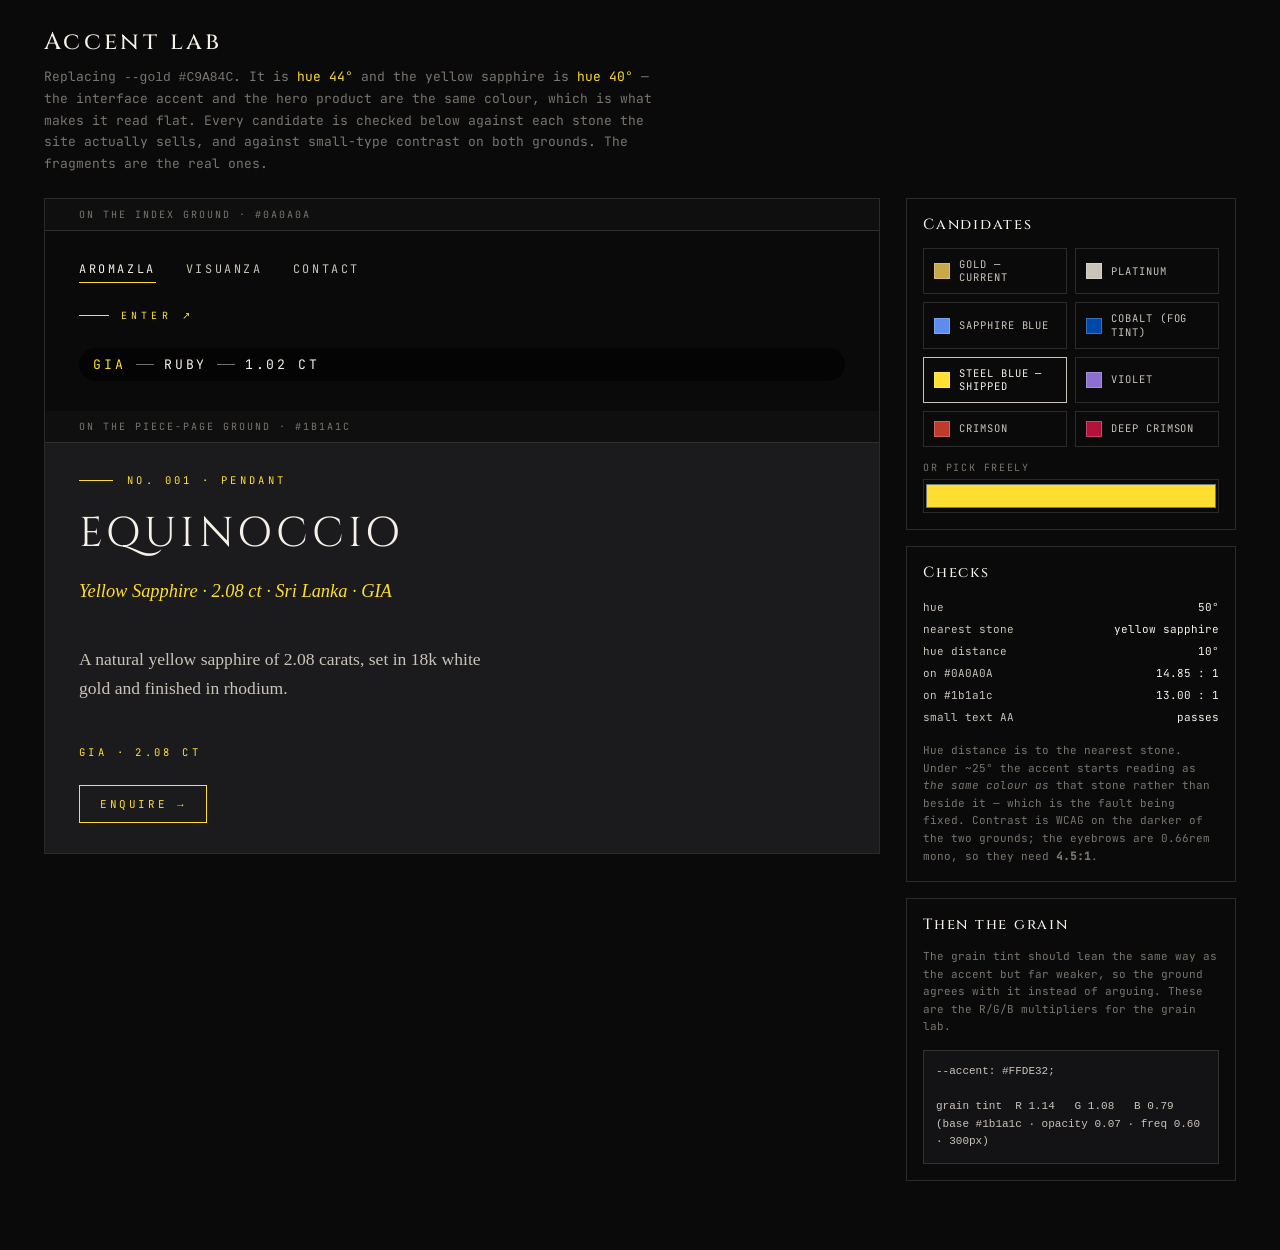
<file: accent-lab.html>
<!doctype html>
<html lang="en">
<head>
<meta charset="utf-8">
<meta name="viewport" content="width=device-width, initial-scale=1">
<meta name="robots" content="noindex, nofollow">
<title>Accent lab — Aromazla</title>
<!--
  EXPERIMENTAL. Unlinked, noindex. Nothing depends on it.

  Deciding the accent that replaces --gold (#C9A84C), and with it the grain tint.
  The fragments below are the REAL uses, copied out of the live pages — eyebrow,
  ENTER cue, piece sub-line, certificate mark, nav underline, stone chip. Judging
  an accent on a swatch is how you end up with a colour that only works as a
  square; these are the shapes it actually has to hold.

  The measurement that started this: --gold is hue 44 deg and the yellow sapphire
  is hue 40 deg. The interface accent and the hero product are the same colour,
  so the stone has nothing to be distinct against. Any candidate is checked here
  against every stone the site sells.
-->
  <link rel="stylesheet" href="assets/fonts.css" />
<style>
  :root{
    --ink:#0A0A0A; --plate:#1b1a1c;
    --bone:#F5F0E8; --bone-soft:#C9C3B8; --bone-faint:#7A756D;
    --line:rgba(245,240,232,.14);
    --accent:#FFDE32;
    --f-mono:'JetBrains Mono',monospace; --f-display:'Cinzel',Georgia,serif;
    --f-serif:'Cormorant Garamond',Georgia,serif;
  }
  *{box-sizing:border-box}
  body{margin:0;background:var(--ink);color:var(--bone-soft);font-family:var(--f-mono);font-size:13px}
  header{padding:26px clamp(20px,4vw,44px) 0}
  h1{font-family:var(--f-display);font-weight:500;font-size:1.5rem;letter-spacing:.14em;color:var(--bone);margin:0 0 8px}
  header p{margin:0;color:var(--bone-faint);max-width:76ch;line-height:1.65}
  b.hl{color:var(--accent);font-weight:400}

  .wrap{display:grid;grid-template-columns:1fr 330px;gap:26px;padding:24px clamp(20px,4vw,44px) 70px;align-items:start}
  @media (max-width:960px){.wrap{grid-template-columns:1fr}}

  .stage{border:1px solid var(--line);padding:0;overflow:hidden}
  .ground{padding:30px 34px;display:flex;flex-direction:column;gap:26px}
  .ground.on-plate{background:var(--plate)}
  .gl{font-size:10px;letter-spacing:.2em;text-transform:uppercase;color:var(--bone-faint);
      padding:9px 34px;border-bottom:1px solid var(--line);background:rgba(255,255,255,.02)}

  /* ── the real fragments ───────────────────────────────────────────────── */
  .eyebrow{display:flex;align-items:center;gap:14px;font-size:.66rem;letter-spacing:.32em;
           text-transform:uppercase;color:var(--accent)}
  .eyebrow::before{content:'';width:34px;height:1px;background:var(--accent)}
  .ptitle{font-family:var(--f-display);font-size:2.6rem;letter-spacing:.1em;color:var(--bone);line-height:1}
  .psub{font-family:var(--f-serif);font-style:italic;font-size:1.15rem;color:var(--accent)}
  .plede{font-family:var(--f-serif);font-size:1.1rem;line-height:1.6;color:var(--bone-soft);max-width:46ch}
  .enter{display:inline-flex;align-items:center;gap:12px;font-size:.62rem;letter-spacing:.42em;
         text-transform:uppercase;color:var(--accent)}
  .enter::before{content:'';width:30px;height:1px;background:var(--accent)}
  .cert{font-size:.66rem;letter-spacing:.32em;text-transform:uppercase;color:var(--accent)}
  .chip{display:inline-flex;align-items:center;gap:10px;padding:8px 14px;border-radius:9999px;
        background:rgba(0,0,0,.62);font-size:.82rem;letter-spacing:.2em;text-transform:uppercase;color:var(--bone)}
  .chip i{font-style:normal;color:var(--accent);letter-spacing:.24em}
  .chip s{width:18px;height:1px;background:rgba(245,240,232,.45);text-decoration:none}
  .nav{display:flex;gap:30px;font-size:.74rem;letter-spacing:.22em;text-transform:uppercase}
  .nav a{color:var(--bone-soft);text-decoration:none;padding-bottom:5px;border-bottom:1px solid transparent}
  .nav a.on{color:var(--bone);border-bottom-color:var(--accent)}
  .btn{display:inline-flex;align-items:center;gap:10px;padding:11px 20px;border:1px solid var(--accent);
       color:var(--accent);font-size:.68rem;letter-spacing:.24em;text-transform:uppercase;width:max-content}

  /* ── controls ─────────────────────────────────────────────────────────── */
  .panel{border:1px solid var(--line);padding:16px;display:flex;flex-direction:column;gap:14px}
  .panel h2{font-family:var(--f-display);font-size:.92rem;letter-spacing:.12em;color:var(--bone);margin:0;font-weight:500}
  .sw{display:grid;grid-template-columns:repeat(2,1fr);gap:8px}
  .sw button{display:flex;align-items:center;gap:9px;padding:9px 10px;background:transparent;cursor:pointer;
             border:1px solid var(--line);color:var(--bone-soft);font:10.5px/1.25 var(--f-mono);
             letter-spacing:.09em;text-transform:uppercase;text-align:left}
  .sw button:hover,.sw button[aria-pressed=true]{border-color:var(--bone-soft);color:var(--bone)}
  .sw span{width:16px;height:16px;flex:none;border:1px solid rgba(255,255,255,.22)}
  label{display:flex;flex-direction:column;gap:5px;font-size:10px;letter-spacing:.16em;
        text-transform:uppercase;color:var(--bone-faint)}
  input[type=color]{width:100%;height:34px;padding:0;border:1px solid var(--line);background:transparent}
  table{border-collapse:collapse;width:100%;font-size:11px}
  td{padding:4px 0;vertical-align:top}
  td:last-child{text-align:right;color:var(--bone)}
  .ok{color:#7BD88F}.warn{color:#E8C36A}.bad{color:#E8796A}
  pre{margin:0;padding:12px;border:1px solid var(--line);background:#131215;font-size:11px;
      line-height:1.6;white-space:pre-wrap;color:var(--bone-soft)}
</style>
</head>
<body>

<header>
  <h1>Accent lab</h1>
  <p>Replacing <code>--gold #C9A84C</code>. It is <b class="hl">hue 44°</b> and the yellow sapphire is
     <b class="hl">hue 40°</b> — the interface accent and the hero product are the same colour, which is
     what makes it read flat. Every candidate is checked below against each stone the site actually
     sells, and against small-type contrast on both grounds. The fragments are the real ones.</p>
</header>

<div class="wrap">
  <div class="stage">
    <div class="gl">On the index ground · #0A0A0A</div>
    <div class="ground">
      <nav class="nav"><a class="on" href="#">Aromazla</a><a href="#">Visuanza</a><a href="#">Contact</a></nav>
      <span class="enter">Enter ↗</span>
      <span class="chip"><i>GIA</i><s></s>Ruby<s></s>1.02 ct</span>
    </div>
    <div class="gl">On the piece-page ground · #1b1a1c</div>
    <div class="ground on-plate">
      <span class="eyebrow">No. 001 · Pendant</span>
      <div class="ptitle">EQUINOCCIO</div>
      <div class="psub">Yellow Sapphire · 2.08 ct · Sri Lanka · GIA</div>
      <p class="plede">A natural yellow sapphire of 2.08 carats, set in 18k white gold and finished in rhodium.</p>
      <span class="cert">GIA · 2.08 ct</span>
      <span class="btn">Enquire →</span>
    </div>
  </div>

  <div style="display:flex;flex-direction:column;gap:16px">
    <div class="panel">
      <h2>Candidates</h2>
      <div class="sw" id="sw"></div>
      <label>Or pick freely<input type="color" id="pick" value="#FFDE32"></label>
    </div>
    <div class="panel">
      <h2>Checks</h2>
      <table id="checks"></table>
      <p style="margin:0;color:var(--bone-faint);line-height:1.6;font-size:11px">
        Hue distance is to the nearest stone. Under ~25° the accent starts reading as
        <em>the same colour as</em> that stone rather than beside it — which is the fault being
        fixed. Contrast is WCAG on the darker of the two grounds; the eyebrows are 0.66rem mono,
        so they need <b>4.5:1</b>.</p>
    </div>
    <div class="panel">
      <h2>Then the grain</h2>
      <p style="margin:0;color:var(--bone-faint);line-height:1.6;font-size:11px">
        The grain tint should lean the same way as the accent but far weaker, so the ground agrees
        with it instead of arguing. These are the R/G/B multipliers for the grain lab.</p>
      <pre id="grain"></pre>
    </div>
  </div>
</div>

<script>
const $=(i)=>document.getElementById(i);
// hue of each stone, measured from the site's own photographs. Aquamarine needed
// the skin excluded — 86% of that photo's chromatic pixels are the hand holding it.
const STONES=[['yellow sapphire',40],['ruby',333],['aquamarine',182]];
const CAND=[
  ['gold — current','#C9A84C'],['platinum','#C9C3B8'],
  ['sapphire blue','#5B8DEF'],['cobalt (fog tint)','#0047AB'],
  ['steel blue — SHIPPED','#FFDE32'],['violet','#8B6FD1'],
  ['crimson','#C0392B'],['deep crimson','#B3123B'],
];

const hex2rgb=h=>[1,3,5].map(i=>parseInt(h.slice(i,i+2),16)/255);
function hue(h){const [r,g,b]=hex2rgb(h),mx=Math.max(r,g,b),mn=Math.min(r,g,b),d=mx-mn;
  if(!d) return null;
  let x = mx===r ? ((g-b)/d)%6 : mx===g ? (b-r)/d+2 : (r-g)/d+4;
  return (x*60+360)%360;}
function sat(h){const [r,g,b]=hex2rgb(h),mx=Math.max(r,g,b),mn=Math.min(r,g,b);return mx?(mx-mn)/mx:0;}
function lum(h){return hex2rgb(h).map(x=>x<=.04045?x/12.92:((x+.055)/1.055)**2.4)
  .reduce((a,c,i)=>a+c*[.2126,.7152,.0722][i],0);}
function ratio(a,b){const [x,y]=[lum(a),lum(b)].sort((p,q)=>q-p);return (x+.05)/(y+.05);}

function apply(hex){
  document.documentElement.style.setProperty('--accent',hex);
  $('pick').value=hex;
  [...$('sw').children].forEach(b=>b.setAttribute('aria-pressed', b.dataset.hex.toLowerCase()===hex.toLowerCase()));

  const h=hue(hex), s=sat(hex);
  const c1=ratio(hex,'#0A0A0A'), c2=ratio(hex,'#1b1a1c'), c=Math.min(c1,c2);
  let near='—', dist='n/a';
  if(h!==null && s>0.12){
    let best=null;
    for(const [n,sh] of STONES){ let d=Math.abs(h-sh); d=Math.min(d,360-d); if(!best||d<best[1]) best=[n,d]; }
    near=best[0]; dist=best[1].toFixed(0)+'°';
  } else { near='none — achromatic'; dist='—'; }

  const cls=v=>v>=4.5?'ok':v>=3?'warn':'bad';
  const dnum = (h!==null&&s>0.12) ? parseFloat(dist) : 999;
  $('checks').innerHTML=`
    <tr><td>hue</td><td>${h===null||s<=0.12?'achromatic':h.toFixed(0)+'°'}</td></tr>
    <tr><td>nearest stone</td><td>${near}</td></tr>
    <tr><td>hue distance</td><td class="${dnum>=45?'ok':dnum>=25?'warn':'bad'}">${dist}</td></tr>
    <tr><td>on #0A0A0A</td><td class="${cls(c1)}">${c1.toFixed(2)} : 1</td></tr>
    <tr><td>on #1b1a1c</td><td class="${cls(c2)}">${c2.toFixed(2)} : 1</td></tr>
    <tr><td>small text AA</td><td class="${cls(c)}">${c>=4.5?'passes':c>=3?'large text only':'fails'}</td></tr>`;

  // grain tint: same lean as the accent, pulled most of the way back to neutral
  const [r,g,b]=hex2rgb(hex), mean=(r+g+b)/3 || 1, k=0.30;
  const m=v=>(1+((v/mean)-1)*k).toFixed(2);
  $('grain').textContent =
`--accent: ${hex.toUpperCase()};

grain tint  R ${m(r)}   G ${m(g)}   B ${m(b)}
(base #1b1a1c · opacity 0.07 · freq 0.60 · 300px)`;
}

CAND.forEach(([n,h])=>{
  const b=document.createElement('button');
  b.type='button'; b.dataset.hex=h;
  b.innerHTML=`<span style="background:${h}"></span>${n}`;
  b.addEventListener('click',()=>apply(h));
  $('sw').appendChild(b);
});
$('pick').addEventListener('input',e=>apply(e.target.value));
apply('#FFDE32');   // the shipped accent — keep in step with --accent in the pages
</script>
</body>
</html>
</file>
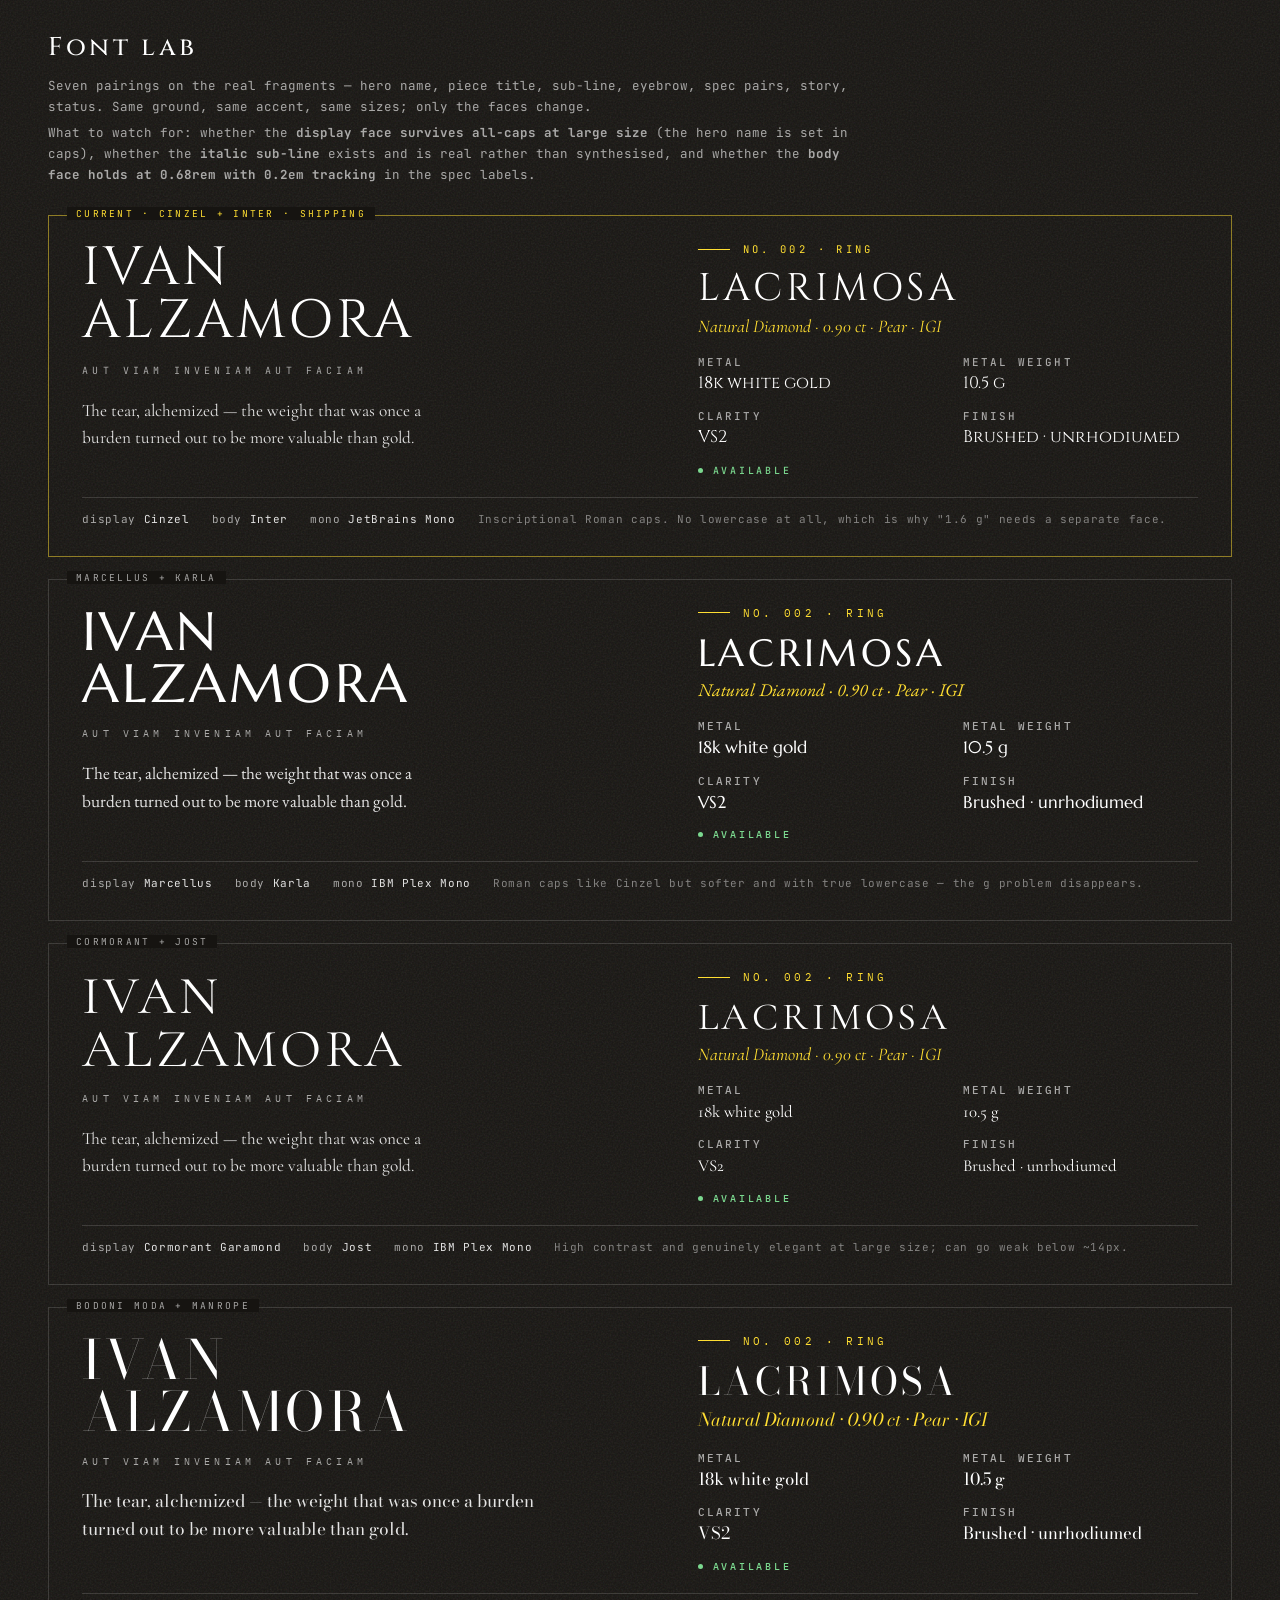
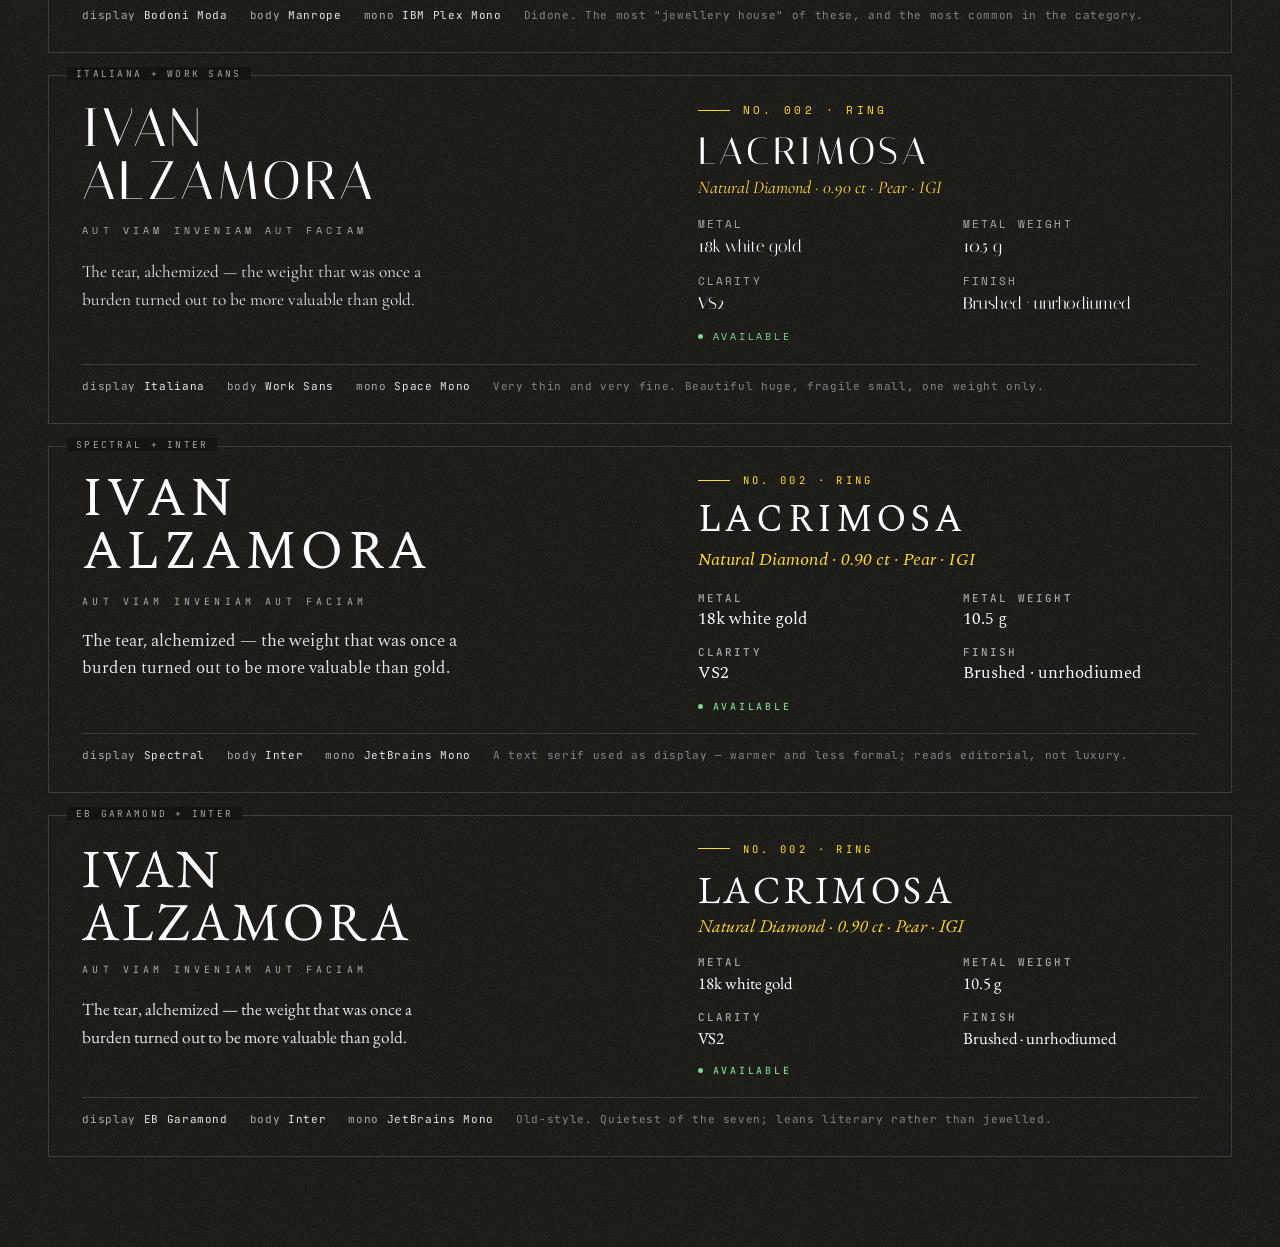
<file: font-lab.html>
<!doctype html>
<html lang="en">
<head>
<meta charset="utf-8">
<meta name="viewport" content="width=device-width, initial-scale=1">
<meta name="robots" content="noindex, nofollow">
<title>Font lab — ivan.es</title>
<!--
  EXPERIMENTAL. Unlinked, noindex. Nothing depends on it.

  ⚠ THIS PAGE LOADS FROM GOOGLE FONTS ON PURPOSE, and it is the only page that
  does. The site itself is now fully self-hosted with zero third-party requests;
  downloading eight more families just to audition them would undo that for no
  reason. Whatever gets chosen here gets self-hosted before it ships.

  The specimens are the REAL fragments — the hero name, a piece title, an
  eyebrow, a spec label/value pair, a story line, a mono cue. A pairing that
  looks good on "The quick brown fox" tells you nothing about how CINZEL's
  all-caps behave next to a 0.62rem letter-spaced label, which is the actual
  job here.
-->
<link rel="preconnect" href="https://fonts.googleapis.com">
<link rel="preconnect" href="https://fonts.gstatic.com" crossorigin>
<link href="https://fonts.googleapis.com/css2?family=Cinzel:wght@400;500&family=Marcellus&family=Cormorant+Garamond:ital,wght@0,300;0,400;0,500;1,400&family=Bodoni+Moda:ital,wght@0,400;0,500;1,400&family=Italiana&family=Spectral:ital,wght@0,300;0,400;0,500;1,400&family=EB+Garamond:ital,wght@0,400;0,500;1,400&family=Inter:wght@300;400;500;600&family=Manrope:wght@300;400;500;600&family=Karla:wght@300;400;500&family=Jost:wght@300;400;500&family=Work+Sans:wght@300;400;500&family=JetBrains+Mono:wght@300;400;500&family=IBM+Plex+Mono:wght@300;400;500&family=Space+Mono:wght@400;700&display=swap" rel="stylesheet">
<style>
  :root{
    --plate:#161411; --bone:#FFFFFF; --soft:rgba(255,255,255,.88);
    --faint:rgba(255,255,255,.62); --line:rgba(255,255,255,.14);
    --accent:#FFDE32; --ok:#7BD88F;
    --grain:url("data:image/svg+xml,%3Csvg viewBox='0 0 280 280' xmlns='http://www.w3.org/2000/svg'%3E%3Cfilter id='n'%3E%3CfeTurbulence type='fractalNoise' baseFrequency='0.85' numOctaves='2' stitchTiles='stitch'/%3E%3C/filter%3E%3Crect width='100%25' height='100%25' filter='url(%23n)' opacity='0.10'/%3E%3C/svg%3E");
  }
  *{box-sizing:border-box}
  body{margin:0;background-color:var(--plate);background-image:var(--grain);
       background-blend-mode:screen;background-size:406px 406px;background-repeat:repeat;
       color:var(--soft);font-family:'JetBrains Mono',monospace}
  header{padding:30px clamp(20px,4vw,48px) 0;max-width:90ch}
  h1{font-family:'Cinzel',serif;font-weight:500;font-size:1.6rem;letter-spacing:.14em;color:var(--bone);margin:0 0 10px}
  header p{margin:0 0 4px;color:var(--faint);line-height:1.7;font-size:12.5px}

  .grid{padding:26px clamp(20px,4vw,48px) 90px;display:flex;flex-direction:column;gap:22px}
  .card{border:1px solid var(--line);padding:26px clamp(20px,2.6vw,34px) 30px;position:relative}
  .card.is-current{border-color:rgba(255, 222, 50, .5)}
  .tag{position:absolute;top:-9px;left:18px;background:var(--plate);padding:0 9px;
       font-size:9.5px;letter-spacing:.24em;text-transform:uppercase;color:var(--faint)}
  .card.is-current .tag{color:var(--accent)}
  .stack{display:grid;grid-template-columns:1.15fr 1fr;gap:26px 40px;align-items:start}
  @media (max-width:900px){.stack{grid-template-columns:1fr}}

  .nm{line-height:.98;color:var(--bone);margin:0 0 16px}
  .ttl{line-height:1;color:var(--bone);margin:0 0 6px}
  .sub{color:var(--accent);margin:0 0 16px}
  .story{margin:0;max-width:44ch}
  .eyeb{display:flex;align-items:center;gap:13px;font-size:.66rem;letter-spacing:.32em;
        text-transform:uppercase;color:var(--accent);margin-bottom:14px}
  .eyeb::before{content:'';width:32px;height:1px;background:currentColor}
  dl{display:grid;grid-template-columns:1fr 1fr;gap:14px 30px;margin:18px 0 0}
  dt{font-family:'JetBrains Mono',monospace;font-size:.68rem;font-weight:500;letter-spacing:.2em;
     text-transform:uppercase;color:var(--faint);margin-bottom:3px}
  dd{margin:0;line-height:1.4;color:var(--bone)}
  .cue{margin-top:16px;font-size:.62rem;letter-spacing:.42em;text-transform:uppercase;color:var(--faint)}
  .stat{margin-top:14px;display:flex;align-items:center;gap:10px;font-size:.62rem;font-weight:500;
        letter-spacing:.28em;text-transform:uppercase;color:var(--ok)}
  .stat::before{content:'';width:5px;height:5px;border-radius:50%;background:currentColor}
  .names{margin-top:20px;padding-top:14px;border-top:1px solid var(--line);
         font-size:11px;color:var(--faint);letter-spacing:.06em;display:flex;gap:22px;flex-wrap:wrap}
  .names b{color:var(--soft);font-weight:400}
</style>
</head>
<body>

<header>
  <h1>Font lab</h1>
  <p>Seven pairings on the real fragments — hero name, piece title, sub-line, eyebrow, spec pairs,
     story, status. Same ground, same accent, same sizes; only the faces change.</p>
  <p>What to watch for: whether the <b>display face survives all-caps at large size</b> (the hero name
     is set in caps), whether the <b>italic sub-line</b> exists and is real rather than synthesised,
     and whether the <b>body face holds at 0.68rem with 0.2em tracking</b> in the spec labels.</p>
</header>

<div class="grid" id="grid"></div>

<script>
const PAIRS = [
  { tag:'Current · Cinzel + Inter', display:"'Cinzel',serif", body:"'Inter',sans-serif",
    mono:"'JetBrains Mono',monospace", serif:"'Cormorant Garamond',serif", current:true,
    note:'Inscriptional Roman caps. No lowercase at all, which is why "1.6 g" needs a separate face.' },
  { tag:'Marcellus + Karla', display:"'Marcellus',serif", body:"'Karla',sans-serif",
    mono:"'IBM Plex Mono',monospace", serif:"'EB Garamond',serif",
    note:'Roman caps like Cinzel but softer and with true lowercase — the g problem disappears.' },
  { tag:'Cormorant + Jost', display:"'Cormorant Garamond',serif", body:"'Jost',sans-serif",
    mono:"'IBM Plex Mono',monospace", serif:"'Cormorant Garamond',serif",
    note:'High contrast and genuinely elegant at large size; can go weak below ~14px.' },
  { tag:'Bodoni Moda + Manrope', display:"'Bodoni Moda',serif", body:"'Manrope',sans-serif",
    mono:"'IBM Plex Mono',monospace", serif:"'Bodoni Moda',serif",
    note:'Didone. The most "jewellery house" of these, and the most common in the category.' },
  { tag:'Italiana + Work Sans', display:"'Italiana',serif", body:"'Work Sans',sans-serif",
    mono:"'Space Mono',monospace", serif:"'Cormorant Garamond',serif",
    note:'Very thin and very fine. Beautiful huge, fragile small, one weight only.' },
  { tag:'Spectral + Inter', display:"'Spectral',serif", body:"'Inter',sans-serif",
    mono:"'JetBrains Mono',monospace", serif:"'Spectral',serif",
    note:'A text serif used as display — warmer and less formal; reads editorial, not luxury.' },
  { tag:'EB Garamond + Inter', display:"'EB Garamond',serif", body:"'Inter',sans-serif",
    mono:"'JetBrains Mono',monospace", serif:"'EB Garamond',serif",
    note:'Old-style. Quietest of the seven; leans literary rather than jewelled.' },
];

document.getElementById('grid').innerHTML = PAIRS.map(p => `
  <div class="card${p.current?' is-current':''}">
    <span class="tag">${p.tag}${p.current?' · shipping':''}</span>
    <div class="stack">
      <div>
        <div class="nm" style="font-family:${p.display};font-size:clamp(2.1rem,4.2vw,3.4rem);letter-spacing:.06em">IVAN<br>ALZAMORA</div>
        <div class="cue" style="font-family:${p.mono}">aut viam inveniam aut faciam</div>
        <div class="story" style="font-family:${p.serif};font-size:1.08rem;line-height:1.6;margin-top:20px">
          The tear, alchemized — the weight that was once a burden turned out to be more valuable than gold.
        </div>
      </div>
      <div>
        <div class="eyeb" style="font-family:${p.mono}">No. 002 · Ring</div>
        <div class="ttl" style="font-family:${p.display};font-size:clamp(1.7rem,3vw,2.5rem);letter-spacing:.1em">LACRIMOSA</div>
        <div class="sub" style="font-family:${p.serif};font-style:italic;font-size:1.12rem">Natural Diamond · 0.90 ct · Pear · IGI</div>
        <dl>
          <div><dt style="font-family:${p.mono}">Metal</dt><dd style="font-family:${p.display};font-size:1.05rem">18k white gold</dd></div>
          <div><dt style="font-family:${p.mono}">Metal weight</dt><dd style="font-family:${p.display};font-size:1.05rem">10.5 g</dd></div>
          <div><dt style="font-family:${p.mono}">Clarity</dt><dd style="font-family:${p.display};font-size:1.05rem">VS2</dd></div>
          <div><dt style="font-family:${p.mono}">Finish</dt><dd style="font-family:${p.display};font-size:1.05rem">Brushed · unrhodiumed</dd></div>
        </dl>
        <div class="stat" style="font-family:${p.mono}">Available</div>
      </div>
    </div>
    <div class="names">
      <span>display <b>${p.display.replace(/'/g,'').split(',')[0]}</b></span>
      <span>body <b>${p.body.replace(/'/g,'').split(',')[0]}</b></span>
      <span>mono <b>${p.mono.replace(/'/g,'').split(',')[0]}</b></span>
      <span style="flex:1 1 340px;color:rgba(255,255,255,.45)">${p.note}</span>
    </div>
  </div>`).join('');
</script>
</body>
</html>
</file>
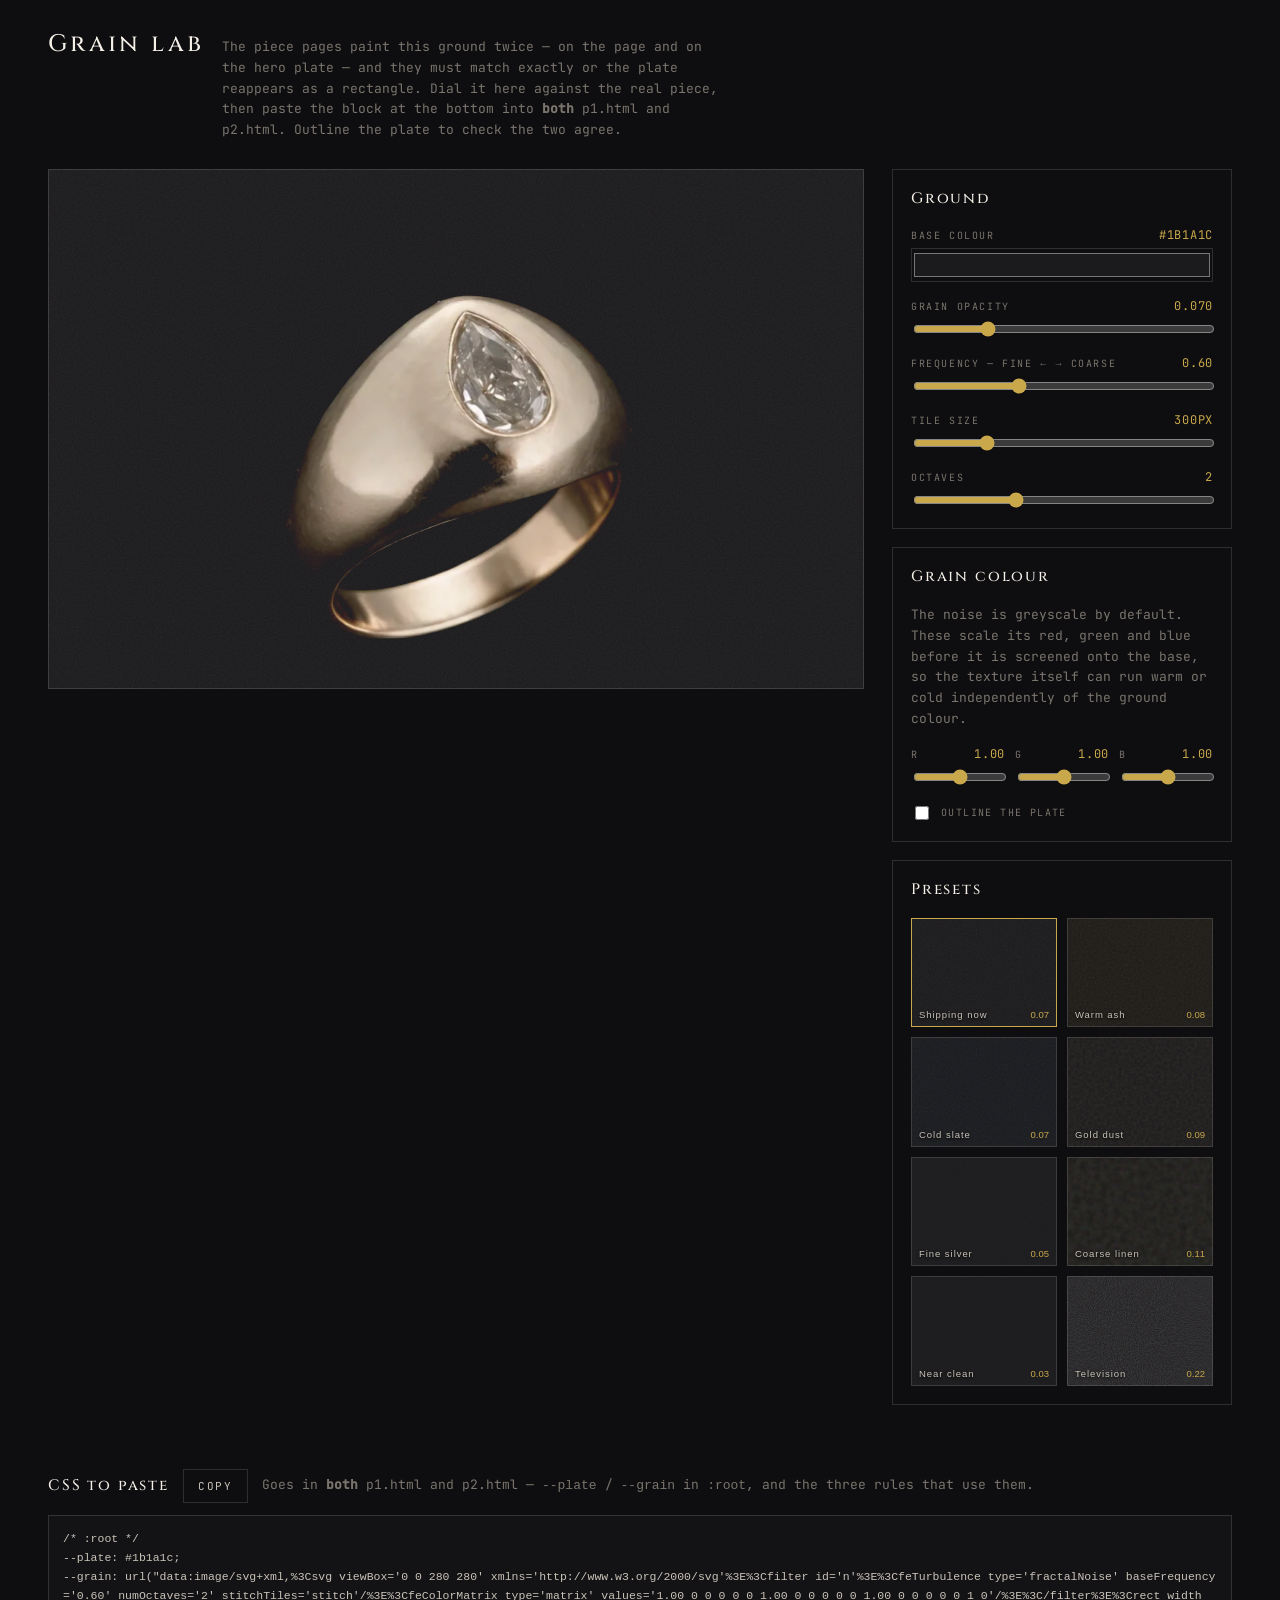
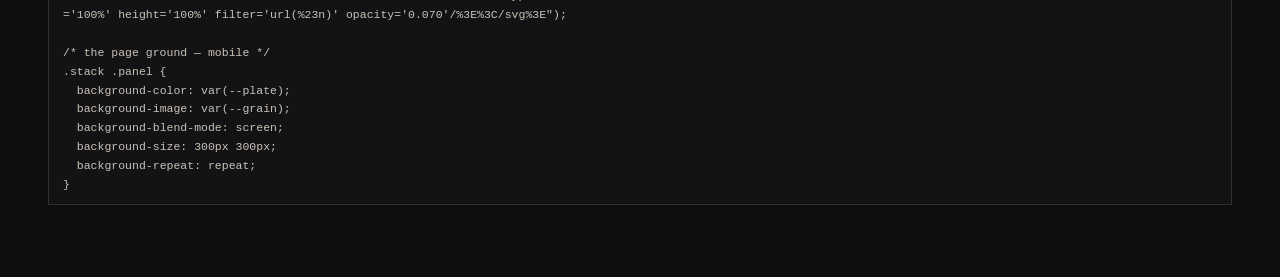
<file: grain-lab.html>
<!doctype html>
<html lang="en">
<head>
<meta charset="utf-8">
<meta name="viewport" content="width=device-width, initial-scale=1">
<meta name="robots" content="noindex, nofollow">
<title>Grain lab — Aromazla</title>
<!--
  EXPERIMENTAL. Not linked from anywhere and marked noindex; delete it or keep
  it, nothing depends on it.

  What it is for: the piece pages paint their ground twice — once on the page and
  once on the hero plate — and the two must be IDENTICAL or the plate's edge
  reappears. So the ground is one recipe with a few numbers, and this page is
  where those numbers get chosen against the actual piece rather than in the
  abstract. Whatever you settle on, the "CSS to paste" box at the bottom is the
  literal block to drop into p1.html and p2.html — both of them, same values.

  The ring is a still, and it is the black-matte poster frame, not a cutout:
  `mix-blend-mode: lighten` drops the matte against whatever ground is behind it.
  That is the same mechanism the real pages use, which is the point — if the
  piece looks right here it will look right there.
-->
  <link rel="stylesheet" href="assets/fonts.css" />
<style>
  :root{
    --bone:#F5F0E8; --bone-soft:#C9C3B8; --bone-faint:#7A756D;
    --gold:#C9A84C; --line:rgba(245,240,232,.14);
    --f-mono:'JetBrains Mono',monospace; --f-display:'Cinzel',Georgia,serif;
  }
  *{box-sizing:border-box}
  body{margin:0;background:#0E0D0F;color:var(--bone-soft);font-family:var(--f-mono);font-size:13px}
  header{padding:28px clamp(20px,4vw,48px) 0;display:flex;align-items:baseline;gap:18px;flex-wrap:wrap}
  h1{font-family:var(--f-display);font-weight:500;font-size:1.5rem;letter-spacing:.14em;color:var(--bone);margin:0}
  header p{margin:0;color:var(--bone-faint);max-width:62ch;line-height:1.6}

  .wrap{display:grid;grid-template-columns:1fr 340px;gap:28px;padding:28px clamp(20px,4vw,48px) 64px;align-items:start}
  @media (max-width:900px){ .wrap{grid-template-columns:1fr} }

  /* THE STAGE — page ground and plate ground, side by side and touching, so any
     mismatch between them shows as a seam. That is the whole test. */
  .stage{position:relative;min-height:520px;display:grid;place-items:center;
         border:1px solid var(--line);overflow:hidden}
  .plate{position:absolute;inset:18% 26%;display:grid;place-items:center}
  .plate.outlined{outline:1px dashed rgba(201,168,76,.55);outline-offset:0}
  .piece{width:100%;height:100%;object-fit:contain;mix-blend-mode:lighten;pointer-events:none}

  .panel{border:1px solid var(--line);padding:18px;display:flex;flex-direction:column;gap:16px}
  .panel h2{font-family:var(--f-display);font-size:.95rem;letter-spacing:.12em;color:var(--bone);margin:0 0 2px;font-weight:500}
  label{display:flex;flex-direction:column;gap:5px}
  .lab{display:flex;justify-content:space-between;align-items:baseline;color:var(--bone-faint);
       text-transform:uppercase;letter-spacing:.16em;font-size:10px}
  .lab b{color:var(--gold);font-weight:400;letter-spacing:.06em;font-size:12px}
  input[type=range]{width:100%;accent-color:var(--gold);background:transparent}
  input[type=color]{width:100%;height:34px;padding:0;border:1px solid var(--line);background:transparent}
  .row{display:grid;grid-template-columns:1fr 1fr 1fr;gap:10px}

  .presets{display:grid;grid-template-columns:repeat(auto-fill,minmax(132px,1fr));gap:10px}
  .sw{aspect-ratio:4/3;border:1px solid var(--line);position:relative;cursor:pointer;padding:0;
      display:block;transition:border-color .25s}
  .sw:hover,.sw[aria-pressed=true]{border-color:var(--gold)}
  .sw span{position:absolute;left:7px;bottom:6px;font-size:9.5px;letter-spacing:.1em;
           color:var(--bone-soft);text-shadow:0 1px 3px #000}
  .sw i{position:absolute;right:7px;bottom:6px;font-style:normal;font-size:9.5px;color:var(--gold)}

  pre{margin:0;padding:14px;border:1px solid var(--line);background:#131215;color:var(--bone-soft);
      font-size:11.5px;line-height:1.65;white-space:pre-wrap;word-break:break-all;max-height:290px;overflow:auto}
  .hint{color:var(--bone-faint);line-height:1.6}
  button.copy{font-family:var(--f-mono);font-size:11px;letter-spacing:.16em;text-transform:uppercase;
    background:transparent;border:1px solid var(--line);color:var(--bone-soft);padding:9px 14px;cursor:pointer}
  button.copy:hover{border-color:var(--gold);color:var(--gold)}
  /* the generic `label` rule above is flex-direction: column — reset it, or the
     checkbox stacks on top of its own text */
  .toggle{display:flex;flex-direction:row;gap:9px;align-items:center;color:var(--bone-faint);
          text-transform:uppercase;letter-spacing:.14em;font-size:10px;cursor:pointer}
  .toggle input{width:14px;height:14px;accent-color:var(--gold);flex:none}
</style>
</head>
<body>

<header>
  <h1>Grain lab</h1>
  <p>The piece pages paint this ground twice — on the page and on the hero plate — and they must match
     exactly or the plate reappears as a rectangle. Dial it here against the real piece, then paste the
     block at the bottom into <b>both</b> p1.html and p2.html. Outline the plate to check the two agree.</p>
</header>

<div class="wrap">
  <div class="stage" id="stage">
    <div class="plate" id="plate">
      <img class="piece" id="piece" src="assets/p2/lacrimosa-hero-poster.webp" alt="">
    </div>
  </div>

  <div style="display:flex;flex-direction:column;gap:18px">
    <div class="panel">
      <h2>Ground</h2>
      <label><span class="lab">Base colour <b id="vBase">#1b1a1c</b></span>
        <input type="color" id="base" value="#1b1a1c"></label>
      <label><span class="lab">Grain opacity <b id="vOp">0.07</b></span>
        <input type="range" id="op" min="0" max="0.30" step="0.005" value="0.07"></label>
      <label><span class="lab">Frequency — fine ← → coarse <b id="vFreq">0.60</b></span>
        <input type="range" id="freq" min="0.08" max="1.60" step="0.01" value="0.60"></label>
      <label><span class="lab">Tile size <b id="vTile">300px</b></span>
        <input type="range" id="tile" min="120" max="900" step="10" value="300"></label>
      <label><span class="lab">Octaves <b id="vOct">2</b></span>
        <input type="range" id="oct" min="1" max="4" step="1" value="2"></label>
    </div>

    <div class="panel">
      <h2>Grain colour</h2>
      <p class="hint" style="margin:0">The noise is greyscale by default. These scale its red, green and
        blue before it is screened onto the base, so the texture itself can run warm or cold
        independently of the ground colour.</p>
      <div class="row">
        <label><span class="lab">R <b id="vR">1.00</b></span><input type="range" id="r" min="0" max="2" step="0.02" value="1"></label>
        <label><span class="lab">G <b id="vG">1.00</b></span><input type="range" id="g" min="0" max="2" step="0.02" value="1"></label>
        <label><span class="lab">B <b id="vB">1.00</b></span><input type="range" id="b" min="0" max="2" step="0.02" value="1"></label>
      </div>
      <label class="toggle"><input type="checkbox" id="outline"> Outline the plate</label>
    </div>

    <div class="panel">
      <h2>Presets</h2>
      <div class="presets" id="presets"></div>
    </div>
  </div>
</div>

<div style="padding:0 clamp(20px,4vw,48px) 72px;display:flex;flex-direction:column;gap:12px">
  <div style="display:flex;align-items:center;gap:14px;flex-wrap:wrap">
    <h2 style="font-family:var(--f-display);font-size:.95rem;letter-spacing:.12em;color:var(--bone);margin:0;font-weight:500">CSS to paste</h2>
    <button class="copy" id="copy">Copy</button>
    <span class="hint">Goes in <b>both</b> p1.html and p2.html — <code>--plate</code> / <code>--grain</code> in <code>:root</code>, and the three rules that use them.</span>
  </div>
  <pre id="out"></pre>
</div>

<script>
  const $ = (id) => document.getElementById(id);

  // The noise sprite. feColorMatrix scales each channel of the turbulence AFTER
  // it is generated, which is what lets the grain carry a tint; stitchTiles is
  // what lets it repeat without a seam at the tile edge.
  function grain({freq, oct, op, r, g, b}) {
    const svg =
      "<svg viewBox='0 0 280 280' xmlns='http://www.w3.org/2000/svg'>" +
        "<filter id='n'>" +
          `<feTurbulence type='fractalNoise' baseFrequency='${freq}' numOctaves='${oct}' stitchTiles='stitch'/>` +
          `<feColorMatrix type='matrix' values='${r} 0 0 0 0  0 ${g} 0 0 0  0 0 ${b} 0 0  0 0 0 1 0'/>` +
        "</filter>" +
        `<rect width='100%' height='100%' filter='url(%23n)' opacity='${op}'/>` +
      "</svg>";
    return 'url("data:image/svg+xml,' + svg.replace(/#/g, '%23').replace(/"/g, "'").replace(/</g,'%3C').replace(/>/g,'%3E').replace(/\s{2,}/g,' ') + '")';
  }

  const state = () => ({
    base: $('base').value,
    op:   (+$('op').value).toFixed(3),
    freq: (+$('freq').value).toFixed(2),
    tile: +$('tile').value,
    oct:  +$('oct').value,
    r: (+$('r').value).toFixed(2), g: (+$('g').value).toFixed(2), b: (+$('b').value).toFixed(2),
  });

  function paint() {
    const s = state();
    const url = grain(s);
    // The page and the plate get the SAME declaration — that is the invariant
    // the real pages depend on, so the lab has to honour it too.
    for (const el of [$('stage'), $('plate')]) {
      el.style.backgroundColor = s.base;
      el.style.backgroundImage = url;
      el.style.backgroundBlendMode = 'screen';
      el.style.backgroundSize = s.tile + 'px ' + s.tile + 'px';
      el.style.backgroundRepeat = 'repeat';
    }
    $('plate').classList.toggle('outlined', $('outline').checked);
    $('vBase').textContent = s.base; $('vOp').textContent = s.op;
    $('vFreq').textContent = s.freq; $('vTile').textContent = s.tile + 'px';
    $('vOct').textContent = s.oct;
    $('vR').textContent = s.r; $('vG').textContent = s.g; $('vB').textContent = s.b;

    $('out').textContent =
`/* :root */
--plate: ${s.base};
--grain: ${url};

/* the page ground — mobile */
.stack .panel {
  background-color: var(--plate);
  background-image: var(--grain);
  background-blend-mode: screen;
  background-size: ${s.tile}px ${s.tile}px;
  background-repeat: repeat;
}

/* the page ground — desktop */
@media (min-width: 1024px) {
  .hpanels {
    background-color: var(--plate);
    background-image: var(--grain);
    background-blend-mode: screen;
    background-size: ${s.tile}px ${s.tile}px;
    background-repeat: repeat;
  }
}

/* the hero plate — identical, so its edge does not exist */
.hero-media {
  background-color: var(--plate);
  background-image: var(--grain);
  background-blend-mode: screen;
  background-size: ${s.tile}px ${s.tile}px;
  background-repeat: repeat;
  overflow: hidden;
}`;
  }

  const PRESETS = [
    {n:'Shipping now',  base:'#1b1a1c', op:0.07, freq:0.60, tile:300, oct:2, r:1,    g:1,    b:1   },
    {n:'Warm ash',      base:'#1c1a17', op:0.08, freq:0.55, tile:320, oct:2, r:1.25, g:1.05, b:0.75},
    {n:'Cold slate',    base:'#191A1D', op:0.07, freq:0.60, tile:300, oct:2, r:0.80, g:0.95, b:1.30},
    {n:'Gold dust',     base:'#1b1a1c', op:0.09, freq:0.45, tile:380, oct:2, r:1.40, g:1.15, b:0.55},
    {n:'Fine silver',   base:'#1a1a1c', op:0.05, freq:1.10, tile:220, oct:1, r:1,    g:1,    b:1.05},
    {n:'Coarse linen',  base:'#1c1b19', op:0.11, freq:0.28, tile:520, oct:3, r:1.10, g:1.02, b:0.88},
    {n:'Near clean',    base:'#1b1a1c', op:0.03, freq:0.70, tile:300, oct:2, r:1,    g:1,    b:1   },
    {n:'Television',    base:'#1b1a1c', op:0.22, freq:0.85, tile:240, oct:2, r:1,    g:1,    b:1   },
  ];

  const host = $('presets');
  PRESETS.forEach((p, i) => {
    const b = document.createElement('button');
    b.className = 'sw'; b.type = 'button'; b.setAttribute('aria-pressed', i === 0);
    b.style.backgroundColor = p.base;
    b.style.backgroundImage = grain({freq:p.freq, oct:p.oct, op:p.op, r:p.r, g:p.g, b:p.b});
    b.style.backgroundBlendMode = 'screen';
    b.style.backgroundSize = p.tile + 'px ' + p.tile + 'px';
    b.innerHTML = `<span>${p.n}</span><i>${p.op}</i>`;
    b.addEventListener('click', () => {
      $('base').value = p.base; $('op').value = p.op; $('freq').value = p.freq;
      $('tile').value = p.tile; $('oct').value = p.oct;
      $('r').value = p.r; $('g').value = p.g; $('b').value = p.b;
      host.querySelectorAll('.sw').forEach(x => x.setAttribute('aria-pressed', 'false'));
      b.setAttribute('aria-pressed', 'true');
      paint();
    });
    host.appendChild(b);
  });

  document.querySelectorAll('input').forEach(i => i.addEventListener('input', paint));
  $('copy').addEventListener('click', async () => {
    try { await navigator.clipboard.writeText($('out').textContent); $('copy').textContent = 'Copied'; }
    catch { $('copy').textContent = 'Select it manually'; }
    setTimeout(() => ($('copy').textContent = 'Copy'), 1600);
  });
  paint();
</script>
</body>
</html>
</file>
<file: assets/fonts.css>
/* Self-hosted fonts — Cinzel (display) and JetBrains Mono (everything else).
 *
 * These were loaded from fonts.googleapis.com until 2026-09-01. That is not
 * illegal, but embedding them sends every visitor's IP address to Google, which
 * is personal data going to a third country with no consent and no legal basis
 * — the point a Munich court ruled on in January 2022 (Az. 3 O 17493/20) and the
 * same GDPR reasoning the AEPD applies here. Self-hosting removes the question
 * entirely, and it protects something worth more: this site sets NO cookies and
 * needs NO consent banner, and that third-party request was the one thing
 * undermining it. It is also faster — two fewer DNS+TLS handshakes.
 *
 * ⚠ JETBRAINS MONO IS A VARIABLE FONT. Google's CSS2 API hands back the same
 * file URL for every weight you ask for, so the previous version of this file
 * shipped three byte-identical copies per subset under three names. One face
 * per (style, subset) declared with a WEIGHT RANGE renders 300/400/500
 * identically and downloads a third of the bytes. If you regenerate this,
 * md5sum the files before writing one @font-face per weight.
 *
 * Karla was removed 2026-09-01 when prose moved off it. It was reached only
 * through --f-body, so flipping that token orphaned all twelve files.
 *
 * Prose is WORK SANS (--f-body); JetBrains Mono stays on labels, specs and
 * eyebrows (--f-mono). Work Sans is variable too — same one-file-per-style
 * treatment, verified by md5 before writing the faces.
 *
 * Only the latin and latin-ext subsets are kept; the site has no Greek,
 * Cyrillic or Vietnamese copy. unicode-range is preserved, so a browser fetches
 * latin-ext only if the page actually uses a character from it.
 *
 * Regenerate: fetch the Google CSS with a modern browser UA, keep the latin
 * blocks, download each woff2 and rewrite the src to a local path.
 */

@font-face {
  font-family: 'Cinzel';
  font-style: normal;
  font-weight: 400;
  font-display: swap;
  src: url('fonts/Cinzel-400-latin-ext.woff2') format('woff2');
  unicode-range: U+0100-02BA, U+02BD-02C5, U+02C7-02CC, U+02CE-02D7, U+02DD-02FF, U+0304, U+0308, U+0329, U+1D00-1DBF, U+1E00-1E9F, U+1EF2-1EFF, U+2020, U+20A0-20AB, U+20AD-20C0, U+2113, U+2C60-2C7F, U+A720-A7FF;
}

@font-face {
  font-family: 'Cinzel';
  font-style: normal;
  font-weight: 400;
  font-display: swap;
  src: url('fonts/Cinzel-400-latin.woff2') format('woff2');
  unicode-range: U+0000-00FF, U+0131, U+0152-0153, U+02BB-02BC, U+02C6, U+02DA, U+02DC, U+0304, U+0308, U+0329, U+2000-206F, U+20AC, U+2122, U+2191, U+2193, U+2212, U+2215, U+FEFF, U+FFFD;
}

@font-face {
  font-family: 'Cinzel';
  font-style: normal;
  font-weight: 500;
  font-display: swap;
  src: url('fonts/Cinzel-500-latin-ext.woff2') format('woff2');
  unicode-range: U+0100-02BA, U+02BD-02C5, U+02C7-02CC, U+02CE-02D7, U+02DD-02FF, U+0304, U+0308, U+0329, U+1D00-1DBF, U+1E00-1E9F, U+1EF2-1EFF, U+2020, U+20A0-20AB, U+20AD-20C0, U+2113, U+2C60-2C7F, U+A720-A7FF;
}

@font-face {
  font-family: 'Cinzel';
  font-style: normal;
  font-weight: 500;
  font-display: swap;
  src: url('fonts/Cinzel-500-latin.woff2') format('woff2');
  unicode-range: U+0000-00FF, U+0131, U+0152-0153, U+02BB-02BC, U+02C6, U+02DA, U+02DC, U+0304, U+0308, U+0329, U+2000-206F, U+20AC, U+2122, U+2191, U+2193, U+2212, U+2215, U+FEFF, U+FFFD;
}

@font-face {
  font-family: 'Cinzel';
  font-style: normal;
  font-weight: 600;
  font-display: swap;
  src: url('fonts/Cinzel-600-latin-ext.woff2') format('woff2');
  unicode-range: U+0100-02BA, U+02BD-02C5, U+02C7-02CC, U+02CE-02D7, U+02DD-02FF, U+0304, U+0308, U+0329, U+1D00-1DBF, U+1E00-1E9F, U+1EF2-1EFF, U+2020, U+20A0-20AB, U+20AD-20C0, U+2113, U+2C60-2C7F, U+A720-A7FF;
}

@font-face {
  font-family: 'Cinzel';
  font-style: normal;
  font-weight: 600;
  font-display: swap;
  src: url('fonts/Cinzel-600-latin.woff2') format('woff2');
  unicode-range: U+0000-00FF, U+0131, U+0152-0153, U+02BB-02BC, U+02C6, U+02DA, U+02DC, U+0304, U+0308, U+0329, U+2000-206F, U+20AC, U+2122, U+2191, U+2193, U+2212, U+2215, U+FEFF, U+FFFD;
}

@font-face {
  font-family: 'JetBrains Mono';
  font-style: normal;
  font-weight: 300 500;
  font-display: swap;
  src: url('fonts/JetBrainsMono-var-latin-ext.woff2') format('woff2');
  unicode-range: U+0100-02BA, U+02BD-02C5, U+02C7-02CC, U+02CE-02D7, U+02DD-02FF, U+0304, U+0308, U+0329, U+1D00-1DBF, U+1E00-1E9F, U+1EF2-1EFF, U+2020, U+20A0-20AB, U+20AD-20C0, U+2113, U+2C60-2C7F, U+A720-A7FF;
}

@font-face {
  font-family: 'JetBrains Mono';
  font-style: normal;
  font-weight: 300 500;
  font-display: swap;
  src: url('fonts/JetBrainsMono-var-latin.woff2') format('woff2');
  unicode-range: U+0000-00FF, U+0131, U+0152-0153, U+02BB-02BC, U+02C6, U+02DA, U+02DC, U+0304, U+0308, U+0329, U+2000-206F, U+20AC, U+2122, U+2191, U+2193, U+2212, U+2215, U+FEFF, U+FFFD;
}

@font-face {
  font-family: 'JetBrains Mono';
  font-style: italic;
  font-weight: 300 500;
  font-display: swap;
  src: url('fonts/JetBrainsMono-var-italic-latin-ext.woff2') format('woff2');
  unicode-range: U+0100-02BA, U+02BD-02C5, U+02C7-02CC, U+02CE-02D7, U+02DD-02FF, U+0304, U+0308, U+0329, U+1D00-1DBF, U+1E00-1E9F, U+1EF2-1EFF, U+2020, U+20A0-20AB, U+20AD-20C0, U+2113, U+2C60-2C7F, U+A720-A7FF;
}

@font-face {
  font-family: 'JetBrains Mono';
  font-style: italic;
  font-weight: 300 500;
  font-display: swap;
  src: url('fonts/JetBrainsMono-var-italic-latin.woff2') format('woff2');
  unicode-range: U+0000-00FF, U+0131, U+0152-0153, U+02BB-02BC, U+02C6, U+02DA, U+02DC, U+0304, U+0308, U+0329, U+2000-206F, U+20AC, U+2122, U+2191, U+2193, U+2212, U+2215, U+FEFF, U+FFFD;
}

@font-face {
  font-family: 'Work Sans';
  font-style: normal;
  font-weight: 300 500;
  font-display: swap;
  src: url('fonts/WorkSans-var-latin-ext.woff2') format('woff2');
  unicode-range: U+0100-02BA, U+02BD-02C5, U+02C7-02CC, U+02CE-02D7, U+02DD-02FF, U+0304, U+0308, U+0329, U+1D00-1DBF, U+1E00-1E9F, U+1EF2-1EFF, U+2020, U+20A0-20AB, U+20AD-20C0, U+2113, U+2C60-2C7F, U+A720-A7FF;
}

@font-face {
  font-family: 'Work Sans';
  font-style: normal;
  font-weight: 300 500;
  font-display: swap;
  src: url('fonts/WorkSans-var-latin.woff2') format('woff2');
  unicode-range: U+0000-00FF, U+0131, U+0152-0153, U+02BB-02BC, U+02C6, U+02DA, U+02DC, U+0304, U+0308, U+0329, U+2000-206F, U+20AC, U+2122, U+2191, U+2193, U+2212, U+2215, U+FEFF, U+FFFD;
}

@font-face {
  font-family: 'Work Sans';
  font-style: italic;
  font-weight: 300 500;
  font-display: swap;
  src: url('fonts/WorkSans-var-italic-latin-ext.woff2') format('woff2');
  unicode-range: U+0100-02BA, U+02BD-02C5, U+02C7-02CC, U+02CE-02D7, U+02DD-02FF, U+0304, U+0308, U+0329, U+1D00-1DBF, U+1E00-1E9F, U+1EF2-1EFF, U+2020, U+20A0-20AB, U+20AD-20C0, U+2113, U+2C60-2C7F, U+A720-A7FF;
}

@font-face {
  font-family: 'Work Sans';
  font-style: italic;
  font-weight: 300 500;
  font-display: swap;
  src: url('fonts/WorkSans-var-italic-latin.woff2') format('woff2');
  unicode-range: U+0000-00FF, U+0131, U+0152-0153, U+02BB-02BC, U+02C6, U+02DA, U+02DC, U+0304, U+0308, U+0329, U+2000-206F, U+20AC, U+2122, U+2191, U+2193, U+2212, U+2215, U+FEFF, U+FFFD;
}
</file>
